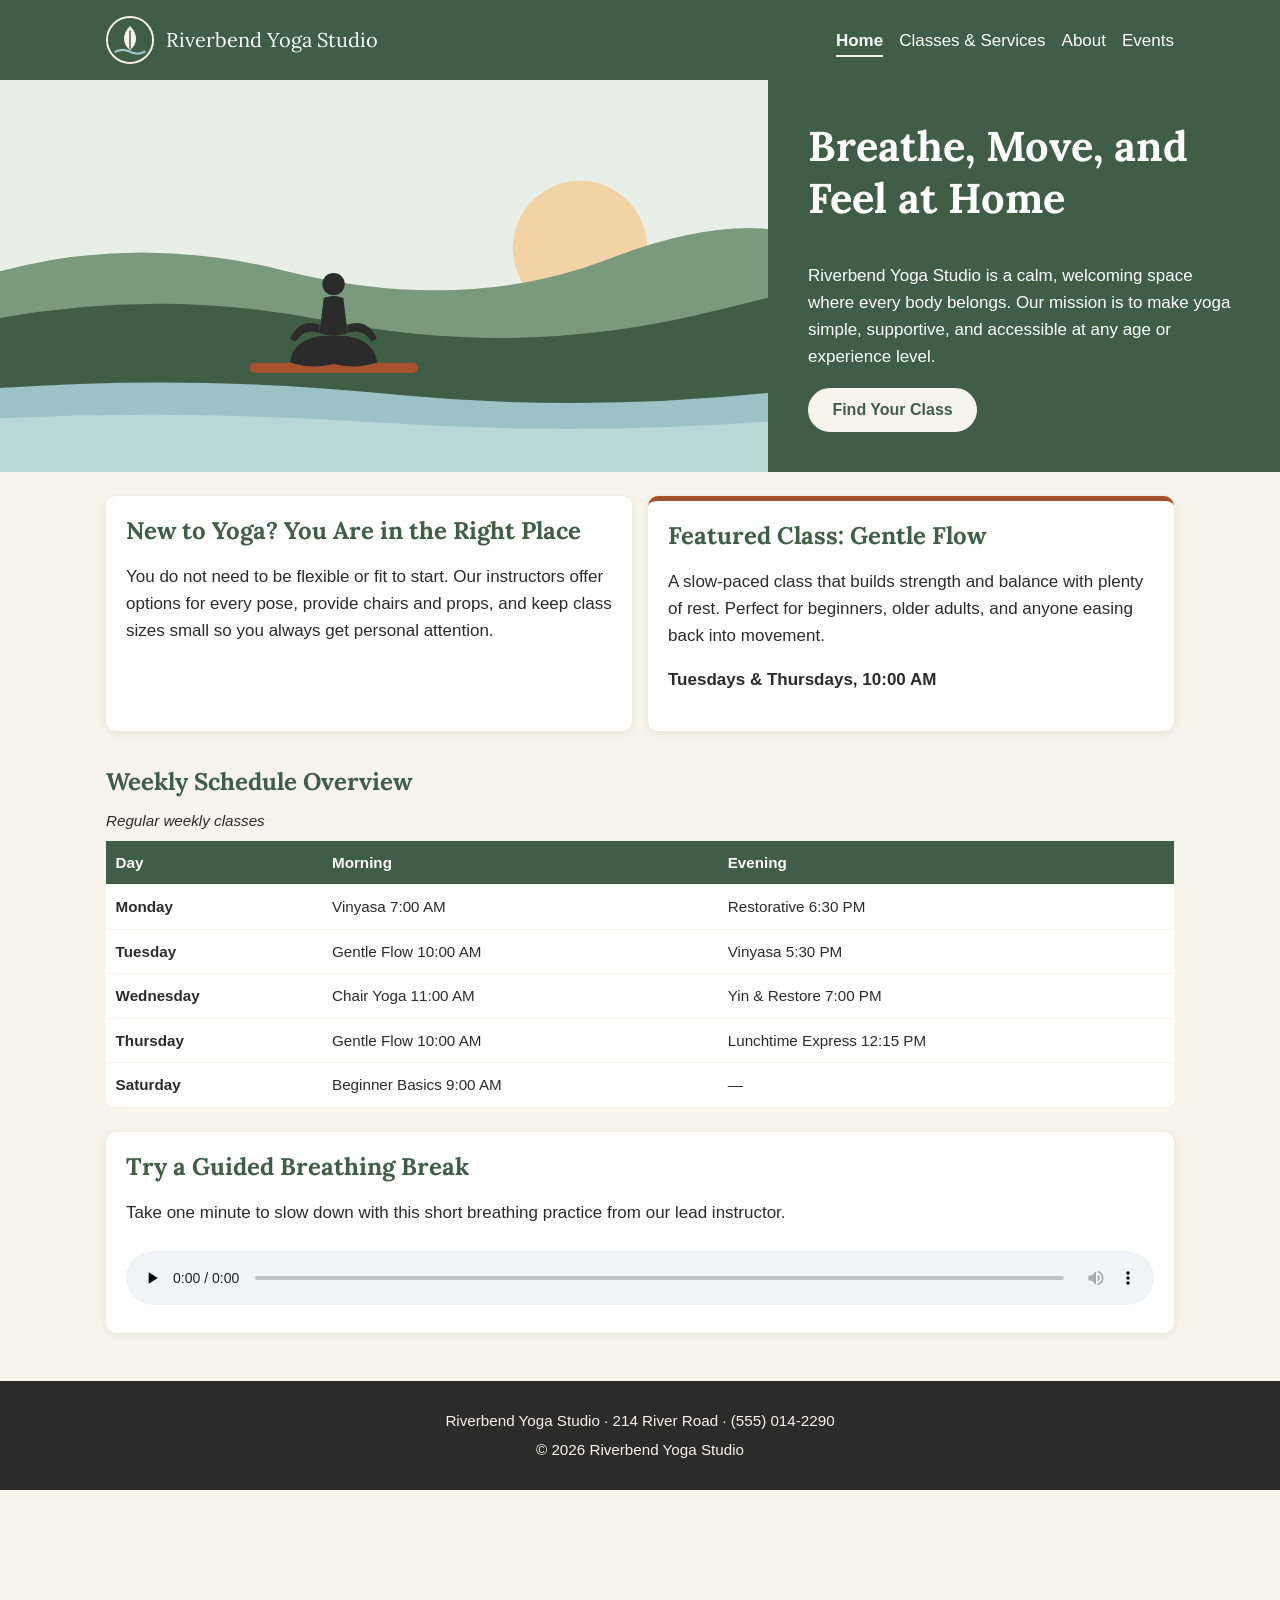
<file: index.html>
<!DOCTYPE html>
<html lang="en">
<head>
  <meta charset="UTF-8">
  <meta name="viewport" content="width=device-width, initial-scale=1.0">
  <title>Riverbend Yoga Studio</title>
  <meta http-equiv="refresh" content="0; url=Touchstone4_Riverbend_Yoga/website/index.html">
  <link rel="canonical" href="Touchstone4_Riverbend_Yoga/website/index.html">
</head>
<body>
  <p>Opening the Riverbend Yoga Studio website&hellip; If nothing happens, <a href="Touchstone4_Riverbend_Yoga/website/index.html">click here to open the site</a>.</p>
</body>
</html>
</file>
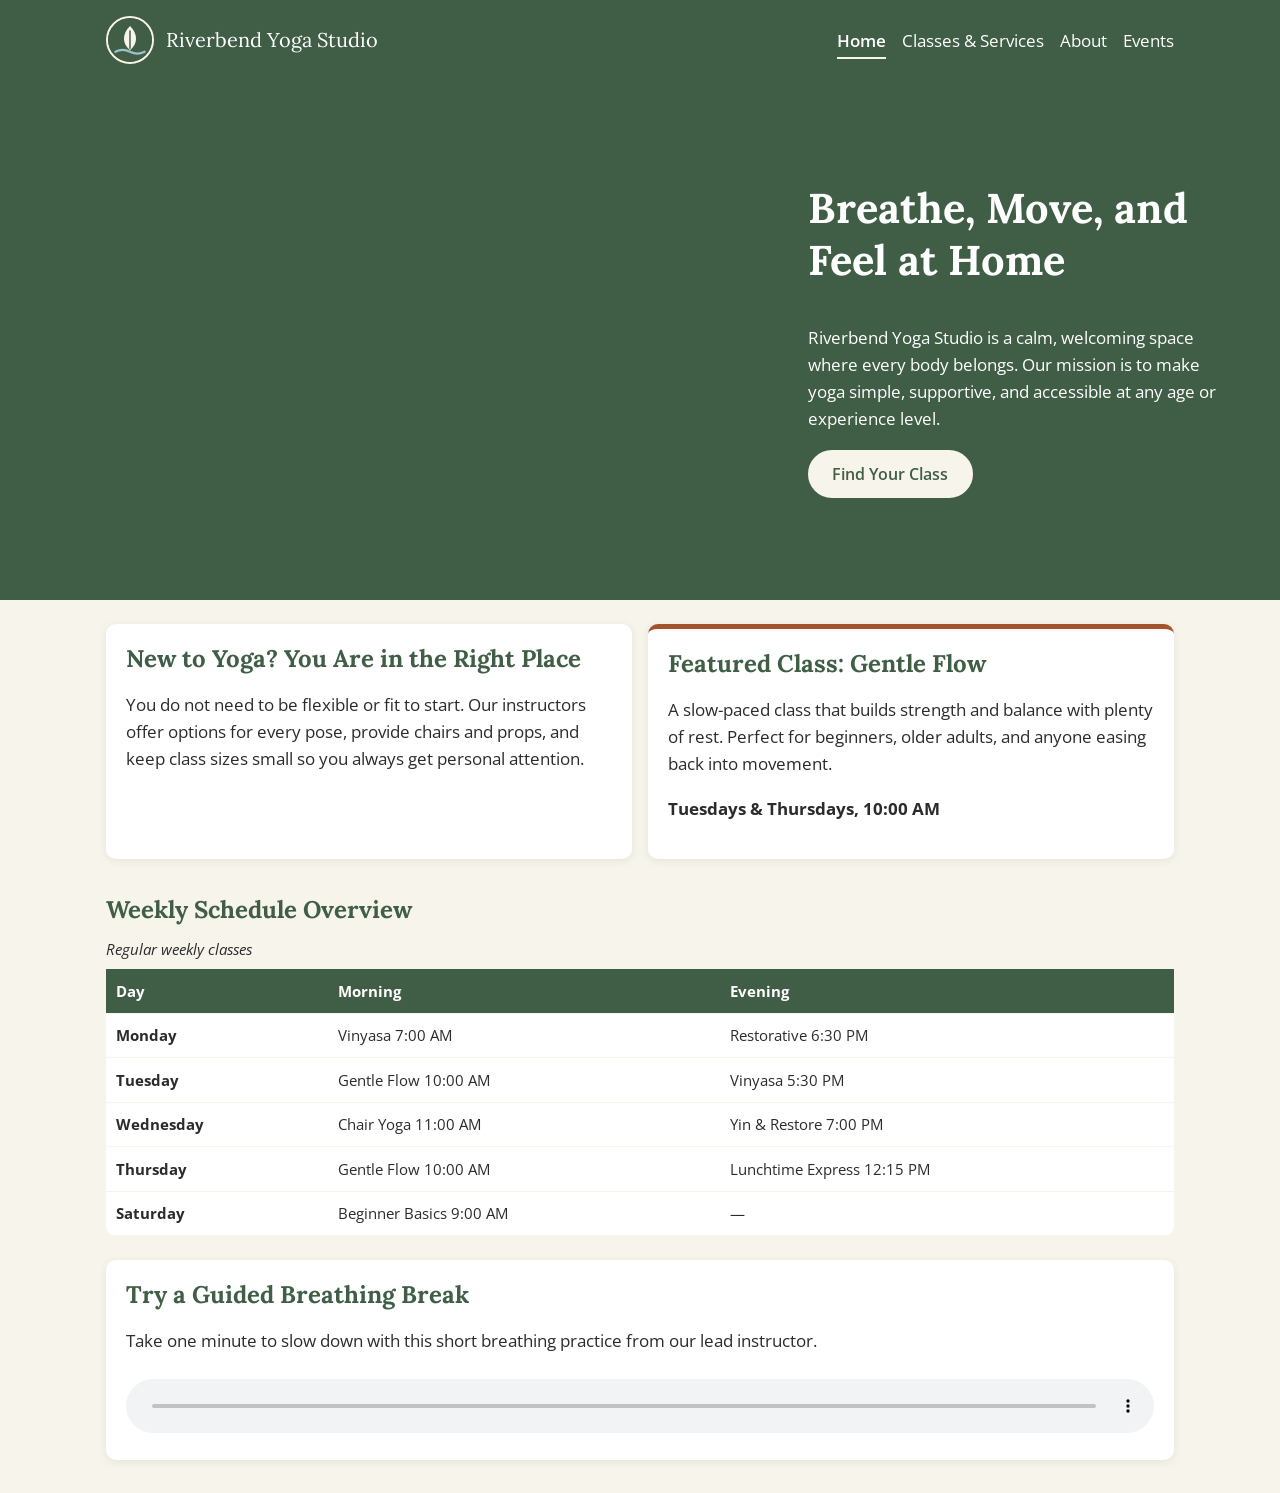
<file: Touchstone4_Riverbend_Yoga/website/index.html>
<!DOCTYPE html>
<html lang="en">
<head>
  <meta charset="UTF-8">
  <meta name="viewport" content="width=device-width, initial-scale=1.0">
  <title>Riverbend Yoga Studio | Home</title>
  <meta name="description" content="Riverbend Yoga Studio offers calm, beginner-friendly yoga classes for busy professionals and older adults.">
  <link rel="preconnect" href="https://fonts.googleapis.com">
  <link rel="preconnect" href="https://fonts.gstatic.com" crossorigin>
  <link href="https://fonts.googleapis.com/css2?family=Lora:wght@500;600&family=Open+Sans:wght@400;600&display=swap" rel="stylesheet">
  <link rel="stylesheet" href="styles.css">
  <script src="script.js" defer></script>
</head>
<body>
  <a class="skip-link" href="#main">Skip to main content</a>

  <header class="site-header">
    <div class="header-inner">
      <a class="brand" href="index.html">
        <img src="images/logo.svg" alt="Riverbend Yoga Studio logo" width="48" height="48">
        <span>Riverbend Yoga Studio</span>
      </a>
      <nav aria-label="Main navigation">
        <ul class="nav-list">
          <li><a href="index.html" aria-current="page">Home</a></li>
          <li><a href="services.html">Classes &amp; Services</a></li>
          <li><a href="about.html">About</a></li>
          <li><a href="events.html">Events</a></li>
        </ul>
      </nav>
    </div>
  </header>

  <main id="main">
    <section class="hero">
      <picture>
        <source media="(min-width: 768px)" srcset="images/featured-wide.svg">
        <img src="images/featured-small.svg" alt="Students resting on mats in the sunlit Riverbend studio during a gentle class" width="800" height="800">
      </picture>
      <div class="hero-text">
        <h1>Breathe, Move, and Feel at Home</h1>
        <p>Riverbend Yoga Studio is a calm, welcoming space where every body belongs. Our mission is to make yoga simple, supportive, and accessible at any age or experience level.</p>
        <a class="button" href="services.html">Find Your Class</a>
      </div>
    </section>

    <!-- Filled in by JavaScript when the visitor has saved a preferred class (localStorage) -->
    <section id="saved-class-banner" class="saved-banner" aria-live="polite" hidden></section>

    <div class="content">
      <section class="card-row">
        <article class="card">
          <h2>New to Yoga? You Are in the Right Place</h2>
          <p>You do not need to be flexible or fit to start. Our instructors offer options for every pose, provide chairs and props, and keep class sizes small so you always get personal attention.</p>
        </article>

        <article class="card featured">
          <h2>Featured Class: Gentle Flow</h2>
          <p>A slow-paced class that builds strength and balance with plenty of rest. Perfect for beginners, older adults, and anyone easing back into movement.</p>
          <p><strong>Tuesdays &amp; Thursdays, 10:00 AM</strong></p>
        </article>
      </section>

      <section>
        <h2>Weekly Schedule Overview</h2>
        <table class="schedule">
          <caption>Regular weekly classes</caption>
          <thead>
            <tr><th scope="col">Day</th><th scope="col">Morning</th><th scope="col">Evening</th></tr>
          </thead>
          <tbody>
            <tr><th scope="row">Monday</th><td>Vinyasa 7:00 AM</td><td>Restorative 6:30 PM</td></tr>
            <tr><th scope="row">Tuesday</th><td>Gentle Flow 10:00 AM</td><td>Vinyasa 5:30 PM</td></tr>
            <tr><th scope="row">Wednesday</th><td>Chair Yoga 11:00 AM</td><td>Yin &amp; Restore 7:00 PM</td></tr>
            <tr><th scope="row">Thursday</th><td>Gentle Flow 10:00 AM</td><td>Lunchtime Express 12:15 PM</td></tr>
            <tr><th scope="row">Saturday</th><td>Beginner Basics 9:00 AM</td><td>&mdash;</td></tr>
          </tbody>
        </table>
      </section>

      <section class="card">
        <h2>Try a Guided Breathing Break</h2>
        <p>Take one minute to slow down with this short breathing practice from our lead instructor.</p>
        <audio controls preload="none">
          <source src="media/guided-breathing.mp3" type="audio/mpeg">
          Your browser does not support the audio element. Transcript: Sit comfortably, close your eyes, and breathe in slowly for four counts, hold for four, and breathe out for six. Repeat five times.
        </audio>
      </section>
    </div>
  </main>

  <footer class="site-footer">
    <p>Riverbend Yoga Studio &middot; 214 River Road &middot; (555) 014-2290</p>
    <p>&copy; 2026 Riverbend Yoga Studio</p>
  </footer>
</body>
</html>
</file>
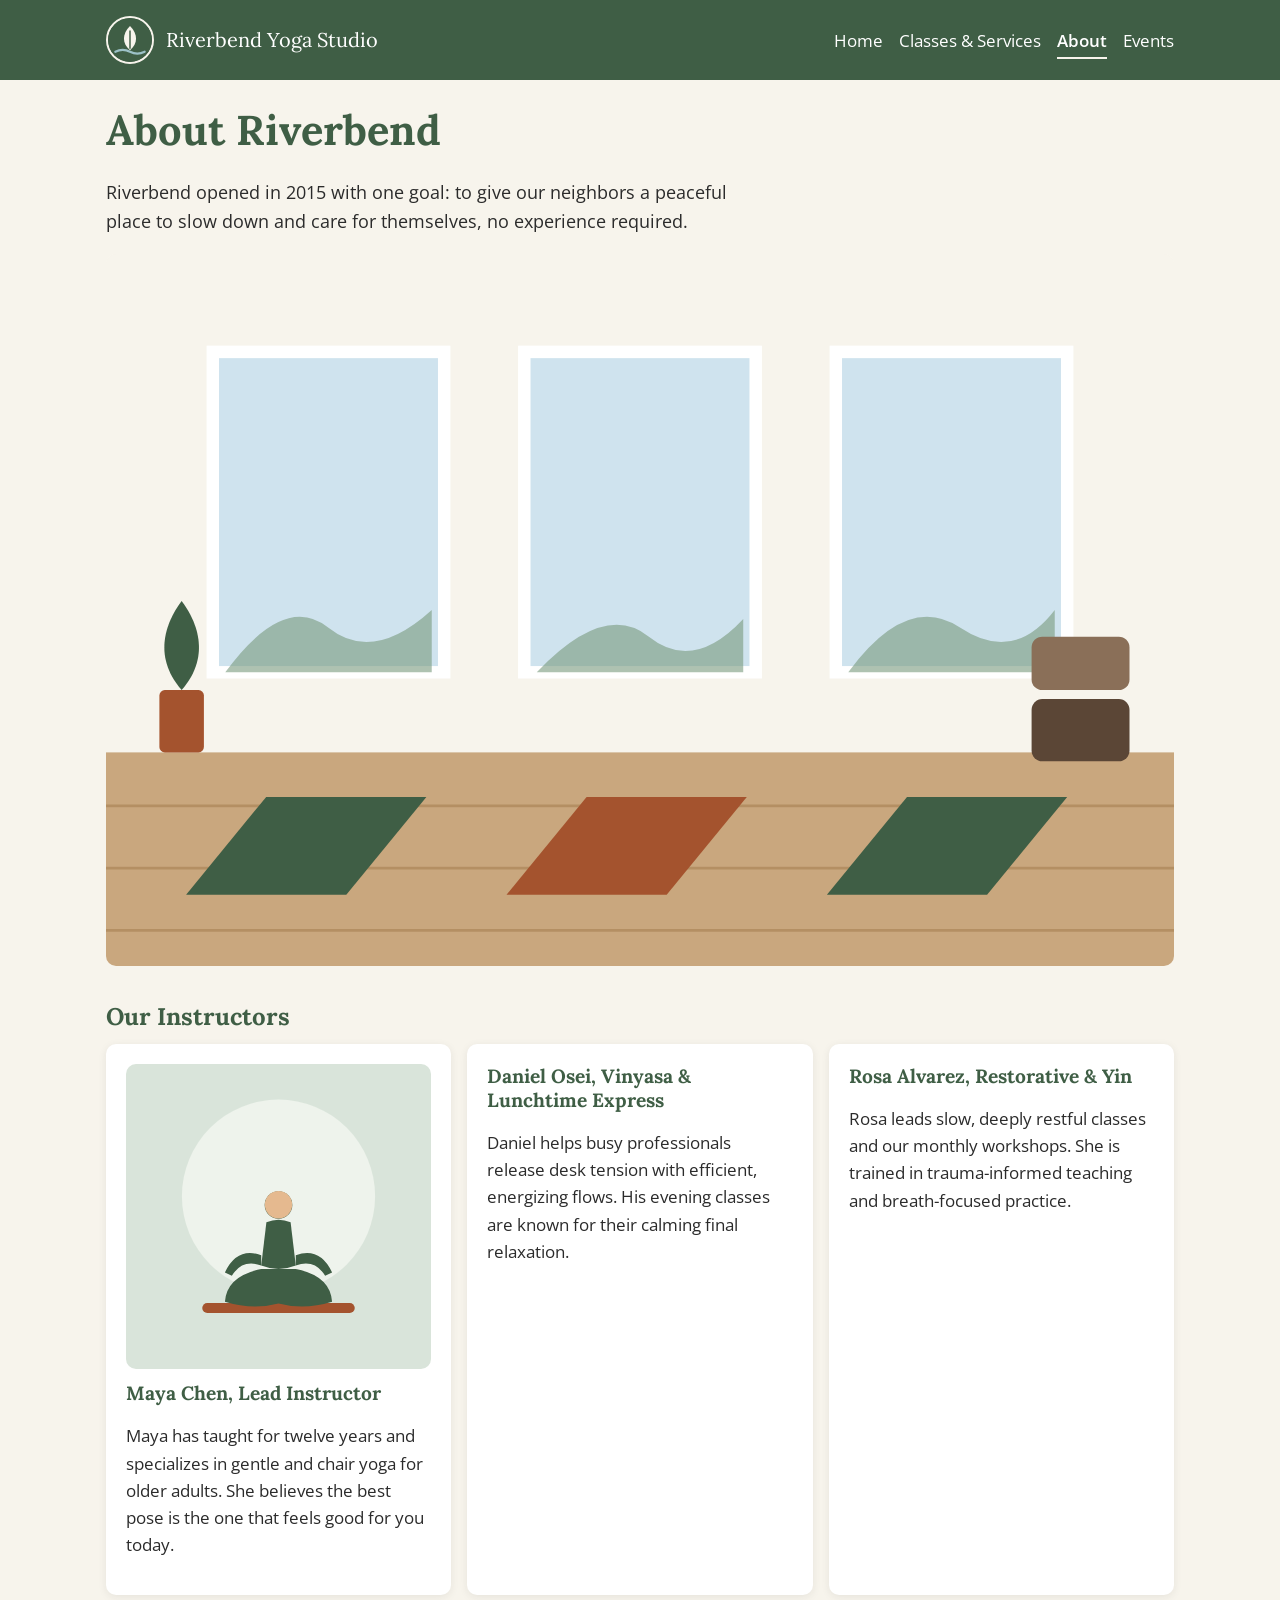
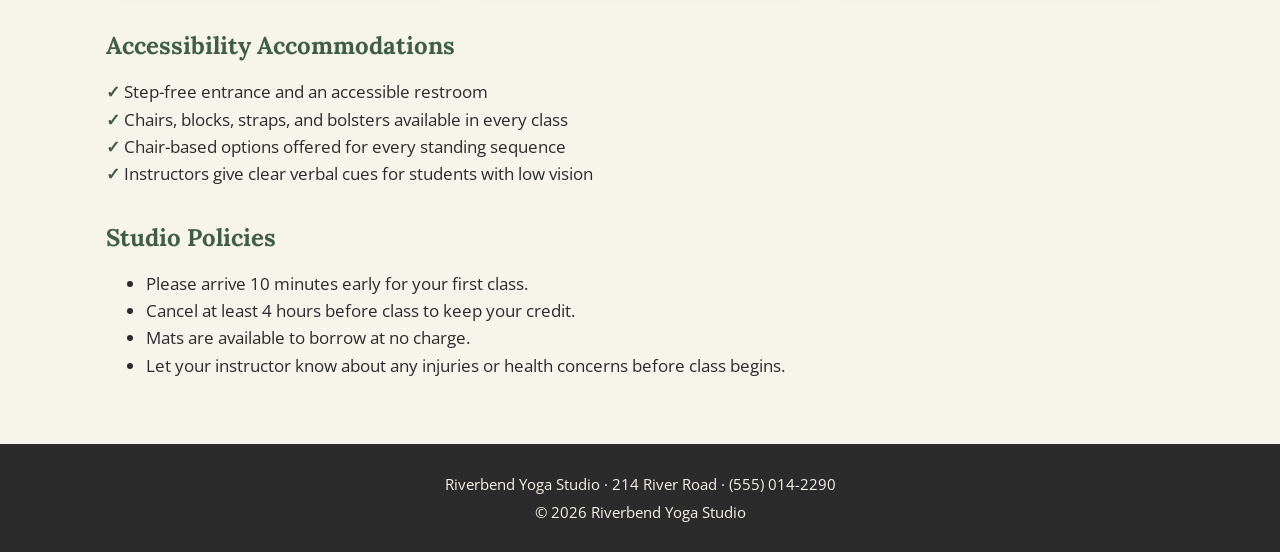
<file: Touchstone4_Riverbend_Yoga/website/about.html>
<!DOCTYPE html>
<html lang="en">
<head>
  <meta charset="UTF-8">
  <meta name="viewport" content="width=device-width, initial-scale=1.0">
  <title>Riverbend Yoga Studio | About</title>
  <meta name="description" content="Meet the Riverbend Yoga Studio instructors and learn about our accessibility accommodations and studio policies.">
  <link rel="preconnect" href="https://fonts.googleapis.com">
  <link rel="preconnect" href="https://fonts.gstatic.com" crossorigin>
  <link href="https://fonts.googleapis.com/css2?family=Lora:wght@500;600&family=Open+Sans:wght@400;600&display=swap" rel="stylesheet">
  <link rel="stylesheet" href="styles.css">
  <script src="script.js" defer></script>
</head>
<body>
  <a class="skip-link" href="#main">Skip to main content</a>

  <header class="site-header">
    <div class="header-inner">
      <a class="brand" href="index.html">
        <img src="images/logo.svg" alt="Riverbend Yoga Studio logo" width="48" height="48">
        <span>Riverbend Yoga Studio</span>
      </a>
      <nav aria-label="Main navigation">
        <ul class="nav-list">
          <li><a href="index.html">Home</a></li>
          <li><a href="services.html">Classes &amp; Services</a></li>
          <li><a href="about.html" aria-current="page">About</a></li>
          <li><a href="events.html">Events</a></li>
        </ul>
      </nav>
    </div>
  </header>

  <main id="main" class="content">
    <h1>About Riverbend</h1>
    <p class="lead">Riverbend opened in 2015 with one goal: to give our neighbors a peaceful place to slow down and care for themselves, no experience required.</p>

    <img class="wide-img" src="images/studio-space.svg" alt="Bright Riverbend studio room with wooden floors, large windows, and neatly arranged mats and bolsters" width="1200" height="800">

    <section>
      <h2>Our Instructors</h2>
      <div class="card-row">
        <article class="card instructor">
          <img src="images/instructor.svg" alt="Maya Chen, lead instructor, smiling in a seated pose" width="600" height="600">
          <div>
            <h3>Maya Chen, Lead Instructor</h3>
            <p>Maya has taught for twelve years and specializes in gentle and chair yoga for older adults. She believes the best pose is the one that feels good for you today.</p>
          </div>
        </article>
        <article class="card instructor">
          <div>
            <h3>Daniel Osei, Vinyasa &amp; Lunchtime Express</h3>
            <p>Daniel helps busy professionals release desk tension with efficient, energizing flows. His evening classes are known for their calming final relaxation.</p>
          </div>
        </article>
        <article class="card instructor">
          <div>
            <h3>Rosa Alvarez, Restorative &amp; Yin</h3>
            <p>Rosa leads slow, deeply restful classes and our monthly workshops. She is trained in trauma-informed teaching and breath-focused practice.</p>
          </div>
        </article>
      </div>
    </section>

    <section>
      <h2>Accessibility Accommodations</h2>
      <ul class="check-list">
        <li>Step-free entrance and an accessible restroom</li>
        <li>Chairs, blocks, straps, and bolsters available in every class</li>
        <li>Chair-based options offered for every standing sequence</li>
        <li>Instructors give clear verbal cues for students with low vision</li>
      </ul>
    </section>

    <section>
      <h2>Studio Policies</h2>
      <ul>
        <li>Please arrive 10 minutes early for your first class.</li>
        <li>Cancel at least 4 hours before class to keep your credit.</li>
        <li>Mats are available to borrow at no charge.</li>
        <li>Let your instructor know about any injuries or health concerns before class begins.</li>
      </ul>
    </section>
  </main>

  <footer class="site-footer">
    <p>Riverbend Yoga Studio &middot; 214 River Road &middot; (555) 014-2290</p>
    <p>&copy; 2026 Riverbend Yoga Studio</p>
  </footer>
</body>
</html>
</file>
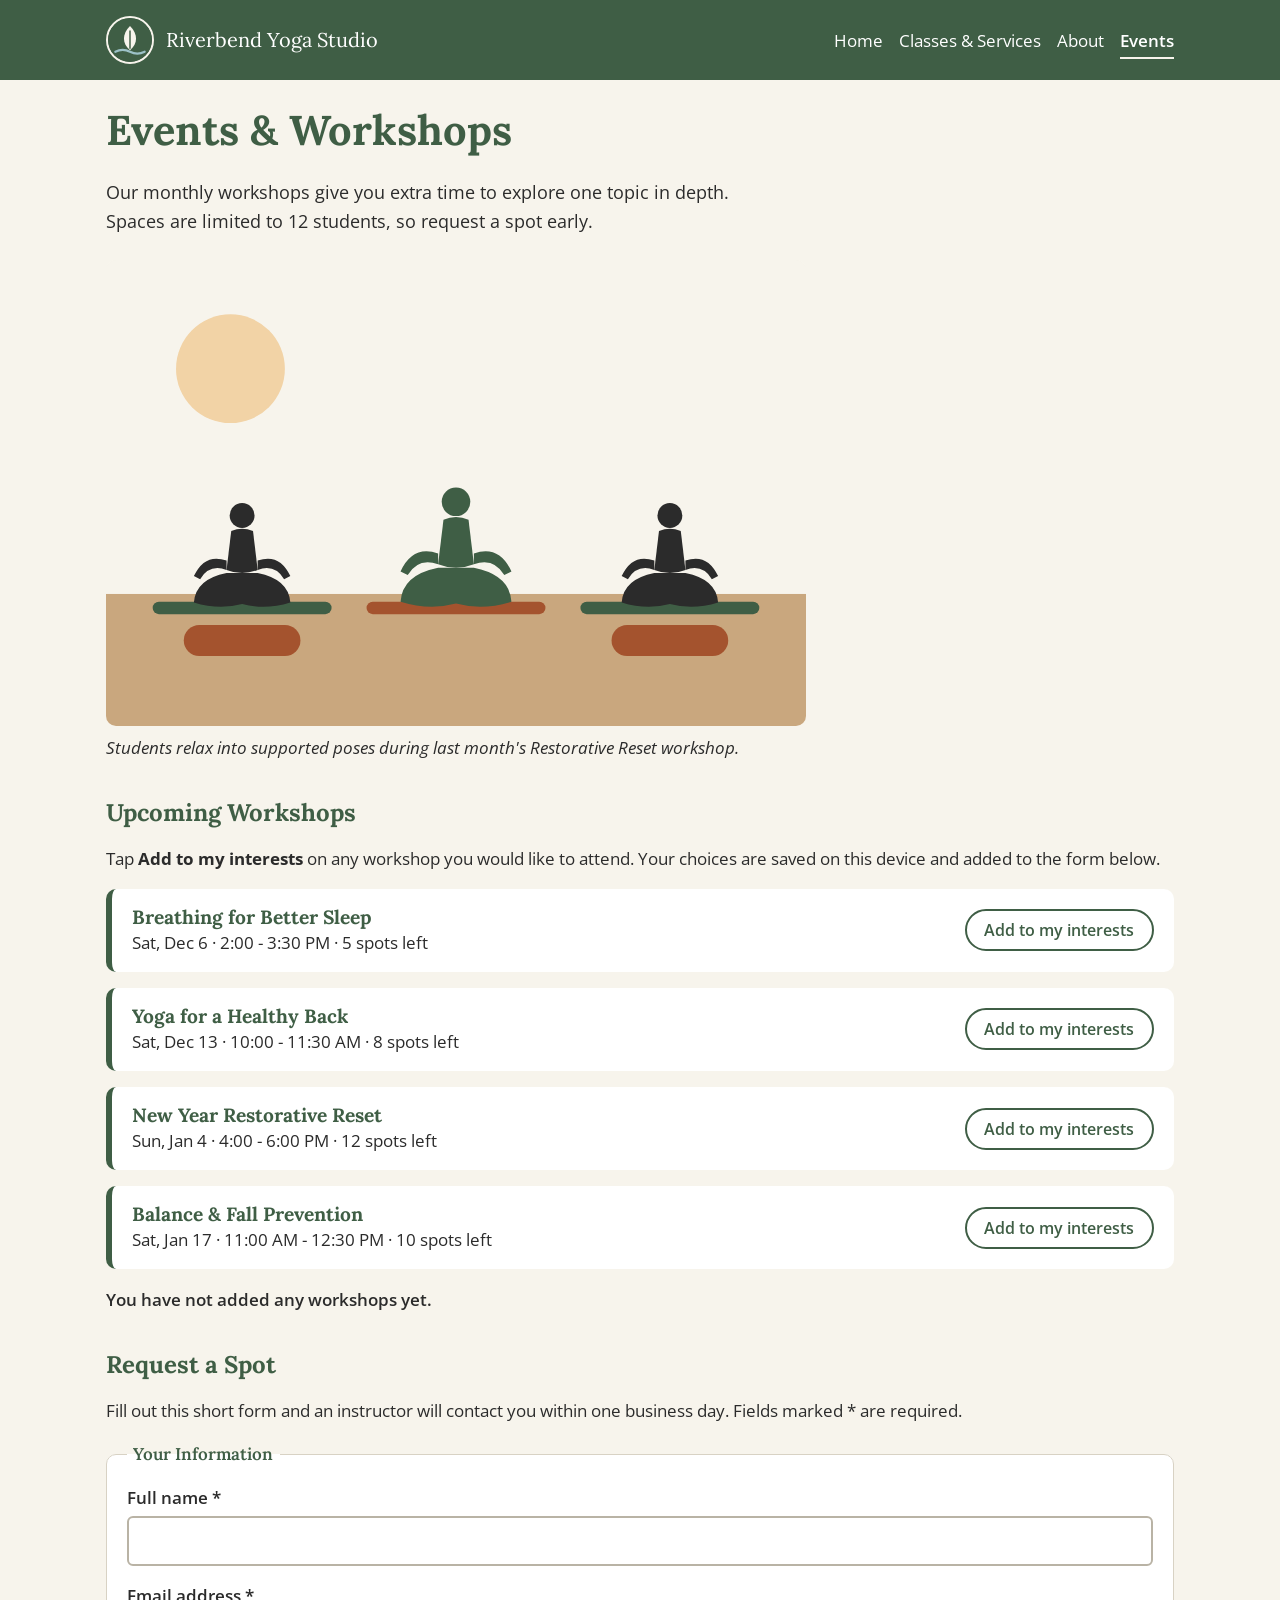
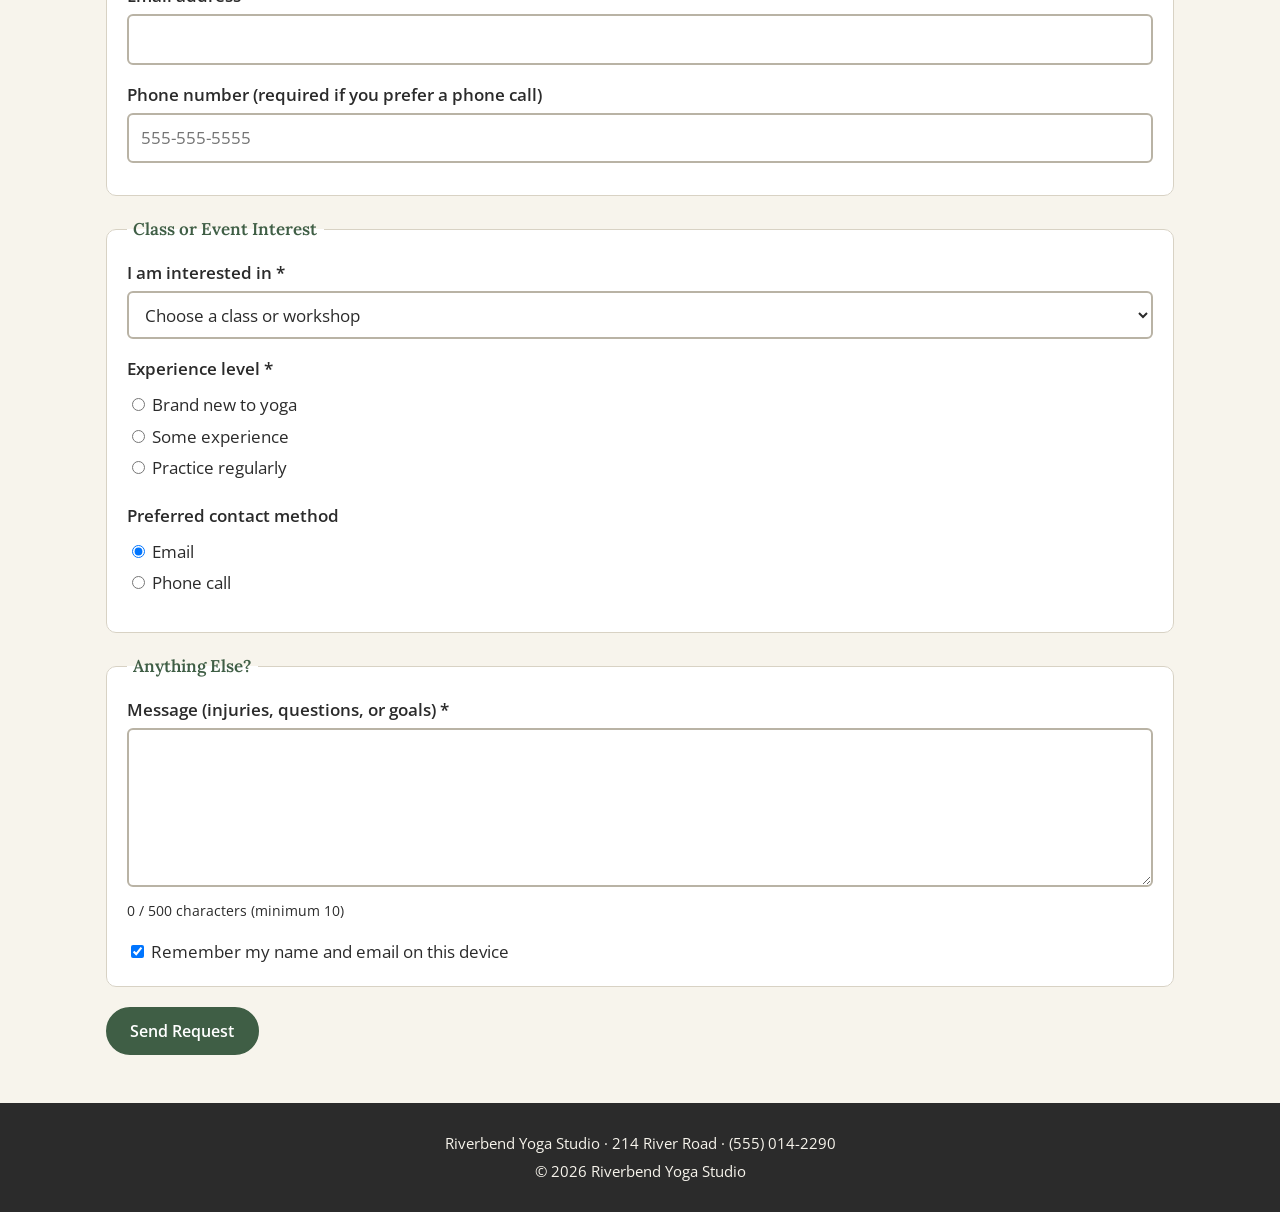
<file: Touchstone4_Riverbend_Yoga/website/events.html>
<!DOCTYPE html>
<html lang="en">
<head>
  <meta charset="UTF-8">
  <meta name="viewport" content="width=device-width, initial-scale=1.0">
  <title>Riverbend Yoga Studio | Events &amp; Workshops</title>
  <meta name="description" content="See Riverbend Yoga Studio's monthly workshops and request a spot.">
  <link rel="preconnect" href="https://fonts.googleapis.com">
  <link rel="preconnect" href="https://fonts.gstatic.com" crossorigin>
  <link href="https://fonts.googleapis.com/css2?family=Lora:wght@500;600&family=Open+Sans:wght@400;600&display=swap" rel="stylesheet">
  <link rel="stylesheet" href="styles.css">
  <script src="script.js" defer></script>
</head>
<body>
  <a class="skip-link" href="#main">Skip to main content</a>

  <header class="site-header">
    <div class="header-inner">
      <a class="brand" href="index.html">
        <img src="images/logo.svg" alt="Riverbend Yoga Studio logo" width="48" height="48">
        <span>Riverbend Yoga Studio</span>
      </a>
      <nav aria-label="Main navigation">
        <ul class="nav-list">
          <li><a href="index.html">Home</a></li>
          <li><a href="services.html">Classes &amp; Services</a></li>
          <li><a href="about.html">About</a></li>
          <li><a href="events.html" aria-current="page">Events</a></li>
        </ul>
      </nav>
    </div>
  </header>

  <main id="main" class="content">
    <h1>Events &amp; Workshops</h1>
    <p class="lead">Our monthly workshops give you extra time to explore one topic in depth. Spaces are limited to 12 students, so request a spot early.</p>

    <figure class="workshop-figure">
      <img src="images/workshop.svg" alt="Rosa guiding a small group through supported bridge pose using bolsters during a restorative workshop" width="900" height="600">
      <figcaption>Students relax into supported poses during last month's Restorative Reset workshop.</figcaption>
    </figure>

    <section aria-labelledby="workshop-heading">
      <h2 id="workshop-heading">Upcoming Workshops</h2>
      <p>Tap <strong>Add to my interests</strong> on any workshop you would like to attend. Your choices are saved on this device and added to the form below.</p>
      <ul id="workshop-list" class="workshop-list">
        <!-- Workshop items are generated by script.js from the workshops array -->
      </ul>
      <p id="interest-summary" class="interest-summary" aria-live="polite"></p>
    </section>

    <section class="form-section" aria-labelledby="form-heading">
      <h2 id="form-heading">Request a Spot</h2>
      <p>Fill out this short form and an instructor will contact you within one business day. Fields marked * are required.</p>

      <div id="form-success" class="form-success" role="status" hidden></div>

      <form id="interest-form" action="#" method="post">
        <fieldset>
          <legend>Your Information</legend>

          <div class="form-field">
            <label for="name">Full name *</label>
            <input type="text" id="name" name="name" autocomplete="name" required minlength="2" maxlength="60" aria-describedby="name-error">
            <p class="error-message" id="name-error"></p>
          </div>

          <div class="form-field">
            <label for="email">Email address *</label>
            <input type="email" id="email" name="email" autocomplete="email" required aria-describedby="email-error">
            <p class="error-message" id="email-error"></p>
          </div>

          <div class="form-field">
            <label for="phone">Phone number (required if you prefer a phone call)</label>
            <input type="tel" id="phone" name="phone" autocomplete="tel" placeholder="555-555-5555" aria-describedby="phone-error">
            <p class="error-message" id="phone-error"></p>
          </div>
        </fieldset>

        <fieldset>
          <legend>Class or Event Interest</legend>

          <div class="form-field">
            <label for="interest">I am interested in *</label>
            <select id="interest" name="interest" required aria-describedby="interest-error">
              <option value="">Choose a class or workshop</option>
              <!-- Options are generated by script.js from the yogaClasses and workshops arrays -->
            </select>
            <p class="error-message" id="interest-error"></p>
          </div>

          <fieldset class="radio-group" aria-describedby="experience-error">
            <legend>Experience level *</legend>
            <label><input type="radio" name="experience" value="new" required> Brand new to yoga</label>
            <label><input type="radio" name="experience" value="some"> Some experience</label>
            <label><input type="radio" name="experience" value="regular"> Practice regularly</label>
            <p class="error-message" id="experience-error"></p>
          </fieldset>

          <fieldset class="radio-group">
            <legend>Preferred contact method</legend>
            <label><input type="radio" name="contact" value="email" checked> Email</label>
            <label><input type="radio" name="contact" value="phone"> Phone call</label>
          </fieldset>
        </fieldset>

        <fieldset>
          <legend>Anything Else?</legend>
          <div class="form-field">
            <label for="message">Message (injuries, questions, or goals) *</label>
            <textarea id="message" name="message" rows="5" required minlength="10" maxlength="500" aria-describedby="message-hint message-error"></textarea>
            <p class="field-hint" id="message-hint"><span id="char-count">0</span> / 500 characters (minimum 10)</p>
            <p class="error-message" id="message-error"></p>
          </div>

          <label class="checkbox-label"><input type="checkbox" id="remember-me" name="remember" checked> Remember my name and email on this device</label>
        </fieldset>

        <button type="submit" class="button">Send Request</button>
      </form>
    </section>
  </main>

  <footer class="site-footer">
    <p>Riverbend Yoga Studio &middot; 214 River Road &middot; (555) 014-2290</p>
    <p>&copy; 2026 Riverbend Yoga Studio</p>
  </footer>
</body>
</html>
</file>
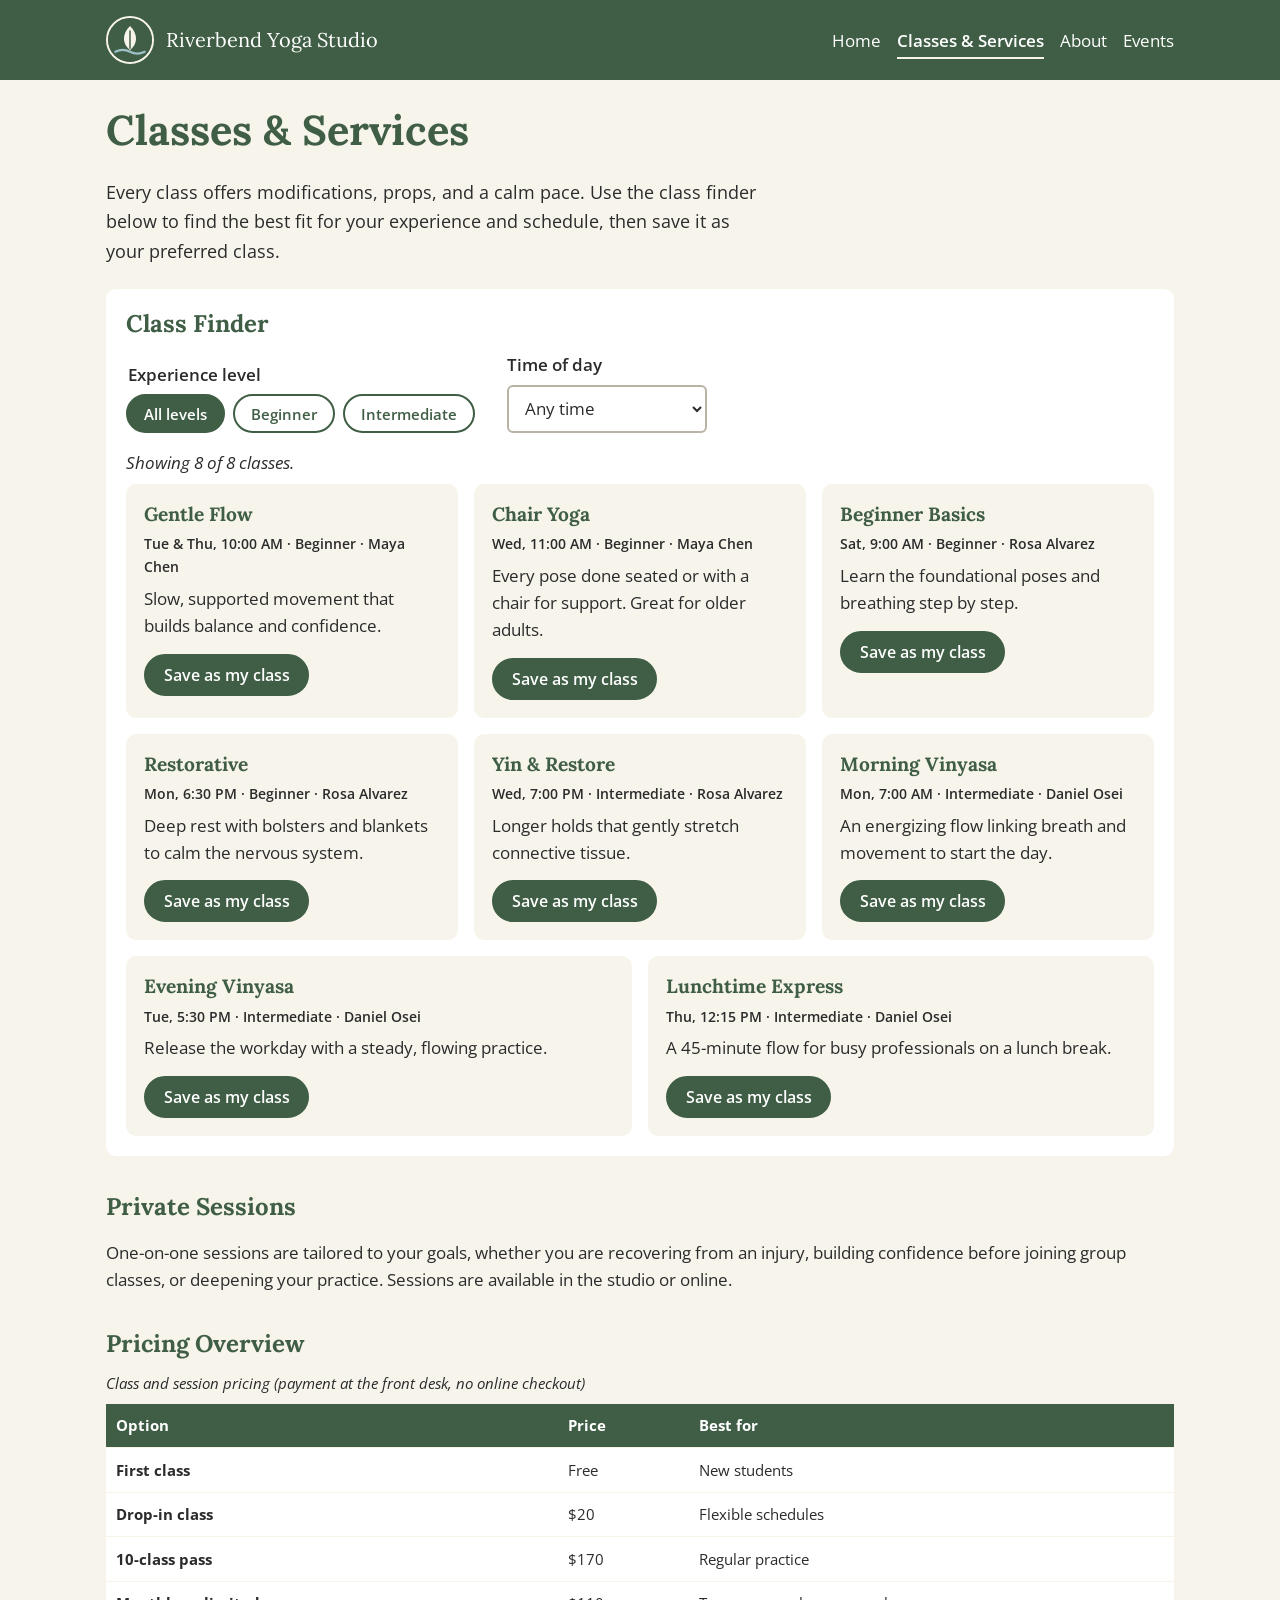
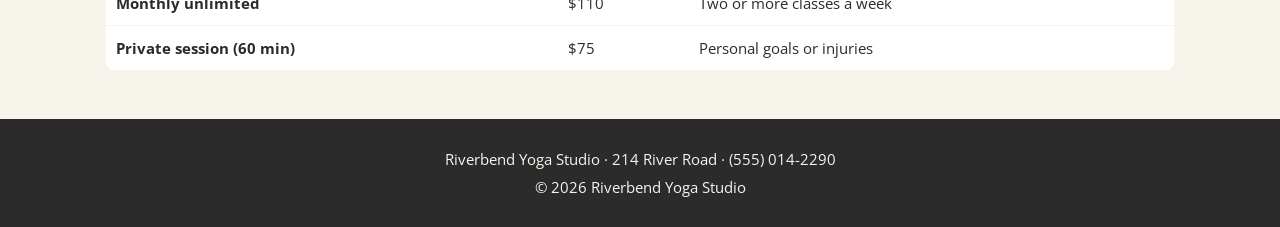
<file: Touchstone4_Riverbend_Yoga/website/services.html>
<!DOCTYPE html>
<html lang="en">
<head>
  <meta charset="UTF-8">
  <meta name="viewport" content="width=device-width, initial-scale=1.0">
  <title>Riverbend Yoga Studio | Classes &amp; Services</title>
  <meta name="description" content="Explore gentle, vinyasa, restorative, and chair yoga classes plus private sessions at Riverbend Yoga Studio.">
  <link rel="preconnect" href="https://fonts.googleapis.com">
  <link rel="preconnect" href="https://fonts.gstatic.com" crossorigin>
  <link href="https://fonts.googleapis.com/css2?family=Lora:wght@500;600&family=Open+Sans:wght@400;600&display=swap" rel="stylesheet">
  <link rel="stylesheet" href="styles.css">
  <script src="script.js" defer></script>
</head>
<body>
  <a class="skip-link" href="#main">Skip to main content</a>

  <header class="site-header">
    <div class="header-inner">
      <a class="brand" href="index.html">
        <img src="images/logo.svg" alt="Riverbend Yoga Studio logo" width="48" height="48">
        <span>Riverbend Yoga Studio</span>
      </a>
      <nav aria-label="Main navigation">
        <ul class="nav-list">
          <li><a href="index.html">Home</a></li>
          <li><a href="services.html" aria-current="page">Classes &amp; Services</a></li>
          <li><a href="about.html">About</a></li>
          <li><a href="events.html">Events</a></li>
        </ul>
      </nav>
    </div>
  </header>

  <main id="main" class="content">
    <h1>Classes &amp; Services</h1>
    <p class="lead">Every class offers modifications, props, and a calm pace. Use the class finder below to find the best fit for your experience and schedule, then save it as your preferred class.</p>

    <!-- ===== Touchstone 4 interactive feature: Class Finder ===== -->
    <section class="class-finder" aria-labelledby="finder-heading">
      <h2 id="finder-heading">Class Finder</h2>

      <div class="finder-controls">
        <fieldset class="filter-group">
          <legend>Experience level</legend>
          <div class="chip-row" id="level-filters">
            <button type="button" class="chip" data-level="all" aria-pressed="true">All levels</button>
            <button type="button" class="chip" data-level="beginner" aria-pressed="false">Beginner</button>
            <button type="button" class="chip" data-level="intermediate" aria-pressed="false">Intermediate</button>
          </div>
        </fieldset>

        <div class="filter-group">
          <label for="time-filter">Time of day</label>
          <select id="time-filter">
            <option value="all">Any time</option>
            <option value="morning">Morning</option>
            <option value="midday">Midday</option>
            <option value="evening">Evening</option>
          </select>
        </div>
      </div>

      <p id="finder-status" class="finder-status" aria-live="polite"></p>
      <div id="class-list" class="class-grid">
        <!-- Class cards are generated by script.js from the yogaClasses array -->
        <noscript><p>Please enable JavaScript to use the class finder. Our full schedule is on the Home page.</p></noscript>
      </div>
    </section>

    <section>
      <h2>Private Sessions</h2>
      <p>One-on-one sessions are tailored to your goals, whether you are recovering from an injury, building confidence before joining group classes, or deepening your practice. Sessions are available in the studio or online.</p>
    </section>

    <section>
      <h2>Pricing Overview</h2>
      <table class="schedule">
        <caption>Class and session pricing (payment at the front desk, no online checkout)</caption>
        <thead>
          <tr><th scope="col">Option</th><th scope="col">Price</th><th scope="col">Best for</th></tr>
        </thead>
        <tbody>
          <tr><th scope="row">First class</th><td>Free</td><td>New students</td></tr>
          <tr><th scope="row">Drop-in class</th><td>$20</td><td>Flexible schedules</td></tr>
          <tr><th scope="row">10-class pass</th><td>$170</td><td>Regular practice</td></tr>
          <tr><th scope="row">Monthly unlimited</th><td>$110</td><td>Two or more classes a week</td></tr>
          <tr><th scope="row">Private session (60 min)</th><td>$75</td><td>Personal goals or injuries</td></tr>
        </tbody>
      </table>
    </section>
  </main>

  <footer class="site-footer">
    <p>Riverbend Yoga Studio &middot; 214 River Road &middot; (555) 014-2290</p>
    <p>&copy; 2026 Riverbend Yoga Studio</p>
  </footer>
</body>
</html>
</file>
<file: Touchstone4_Riverbend_Yoga/website/styles.css>
/* =========================================================
   Riverbend Yoga Studio - styles.css
   Mobile-first. Palette (4 colors):
     Sage green  #3F5E45  - brand, header, buttons
     Warm cream  #F7F4EC  - page background
     Charcoal    #2B2B2B  - body text
     Clay        #A4532E  - accents, focus, error messages
   Fonts (2): Lora (headings), Open Sans (body)
   ========================================================= */

:root {
  --sage: #3F5E45;
  --cream: #F7F4EC;
  --charcoal: #2B2B2B;
  --clay: #A4532E;
  --white: #FFFFFF;
  --radius: 10px;
  --space: 1rem;
  --font-heading: "Lora", Georgia, serif;
  --font-body: "Open Sans", Arial, sans-serif;
}

*,
*::before,
*::after { box-sizing: border-box; }

body {
  margin: 0;
  font-family: var(--font-body);
  font-size: 1.0625rem;
  line-height: 1.6;
  color: var(--charcoal);
  background: var(--cream);
}

img { max-width: 100%; height: auto; display: block; }

h1, h2, h3 {
  font-family: var(--font-heading);
  color: var(--sage);
  line-height: 1.25;
  margin: 0 0 0.5em;
}
h1 { font-size: 2rem; }
h2 { font-size: 1.5rem; margin-top: 1.5em; }
h3 { font-size: 1.2rem; }

a { color: var(--sage); }
a:focus-visible,
button:focus-visible,
input:focus-visible,
select:focus-visible,
textarea:focus-visible {
  outline: 3px solid var(--clay);
  outline-offset: 2px;
}

.skip-link {
  position: absolute;
  left: -999px;
  background: var(--sage);
  color: var(--white);
  padding: 0.5rem 1rem;
}
.skip-link:focus { left: 1rem; top: 1rem; z-index: 10; }

/* ---------- Header & navigation ---------- */
.site-header { background: var(--sage); color: var(--white); }
.header-inner {
  display: flex;
  flex-direction: column;
  gap: 0.75rem;
  padding: var(--space);
  max-width: 1100px;
  margin: 0 auto;
}
.brand {
  display: flex;
  align-items: center;
  gap: 0.75rem;
  color: var(--white);
  text-decoration: none;
  font-family: var(--font-heading);
  font-size: 1.25rem;
}
.brand img { border-radius: 50%; border: 2px solid var(--cream); }
.nav-list {
  display: flex;
  flex-wrap: wrap;
  gap: 0.25rem 1rem;
  list-style: none;
  margin: 0;
  padding: 0;
}
.nav-list a {
  color: var(--white);
  text-decoration: none;
  padding: 0.35rem 0;
  border-bottom: 2px solid transparent;
}
.nav-list a:hover,
.nav-list a[aria-current="page"] { border-bottom-color: var(--cream); font-weight: 600; }

/* ---------- Layout ---------- */
.content { max-width: 1100px; margin: 0 auto; padding: 1.5rem var(--space) 3rem; }
.lead { font-size: 1.15rem; max-width: 65ch; }

.hero { position: relative; background: var(--sage); }
.hero img { width: 100%; max-height: 520px; object-fit: cover; }
.hero-text { padding: 1.5rem var(--space); background: var(--sage); color: var(--white); }
.hero-text h1 { color: var(--white); }

.card-row { display: flex; flex-direction: column; gap: var(--space); }
.card {
  background: var(--white);
  border-radius: var(--radius);
  padding: 1.25rem;
  box-shadow: 0 2px 8px rgba(43, 43, 43, 0.08);
}
.card h2:first-child,
.card h3:first-child { margin-top: 0; }
.card.featured { border-top: 5px solid var(--clay); }
.content > .card,
.content > section.card { margin-top: 1.5rem; }

.button {
  display: inline-block;
  background: var(--sage);
  color: var(--white);
  border: 2px solid var(--sage);
  padding: 0.7rem 1.4rem;
  border-radius: 999px;
  font: 600 1rem var(--font-body);
  text-decoration: none;
  cursor: pointer;
}
.hero .button { background: var(--cream); color: var(--sage); border-color: var(--cream); }
.button:hover { background: var(--white); color: var(--sage); }
.button.secondary { background: transparent; color: var(--sage); }
.button.secondary:hover { background: var(--sage); color: var(--white); }

/* ---------- Tables ---------- */
.schedule { width: 100%; border-collapse: collapse; background: var(--white); border-radius: var(--radius); overflow: hidden; font-size: 0.95rem; }
.schedule caption { text-align: left; font-style: italic; padding-bottom: 0.5rem; }
.schedule th, .schedule td { padding: 0.6rem; text-align: left; border-bottom: 1px solid var(--cream); }
.schedule thead th { background: var(--sage); color: var(--white); }

/* ---------- Media ---------- */
audio { width: 100%; margin-top: 0.5rem; }
.wide-img { border-radius: var(--radius); margin: 1rem 0; }
figure { margin: 1.5rem 0; }
figcaption { font-style: italic; padding-top: 0.5rem; }
.workshop-figure img { border-radius: var(--radius); }
.instructor img { border-radius: var(--radius); margin-bottom: 0.75rem; }

.check-list { list-style: none; padding: 0; }
.check-list li::before { content: "\2713  "; color: var(--sage); font-weight: 700; }

/* ---------- Saved class banner (JS + localStorage) ---------- */
.saved-banner {
  display: flex;
  flex-direction: column;
  gap: 0.5rem;
  width: min(calc(1100px - 2rem), calc(100% - 2rem));
  margin: 1.5rem auto 0;
  padding: 1rem 1.25rem;
  background: var(--white);
  border-left: 6px solid var(--clay);
  border-radius: var(--radius);
}
.saved-banner p { margin: 0; }
.content-wrap-banner { padding: 0 var(--space); }

/* ---------- Class finder (Touchstone 4 feature) ---------- */
.class-finder { background: var(--white); border-radius: var(--radius); padding: 1.25rem; margin-top: 1.5rem; }
.class-finder h2 { margin-top: 0; }
.finder-controls { display: flex; flex-direction: column; gap: 1rem; }
.filter-group { border: none; padding: 0; margin: 0; }
.filter-group legend,
.filter-group label { font-weight: 600; display: block; margin-bottom: 0.4rem; }
.chip-row { display: flex; flex-wrap: wrap; gap: 0.5rem; }
.chip {
  font: 600 0.95rem var(--font-body);
  padding: 0.45rem 1rem;
  border-radius: 999px;
  border: 2px solid var(--sage);
  background: var(--white);
  color: var(--sage);
  cursor: pointer;
}
.chip[aria-pressed="true"] { background: var(--sage); color: var(--white); }
.finder-status { font-style: italic; margin: 1rem 0 0.5rem; }

.class-grid { display: flex; flex-direction: column; gap: var(--space); }
.class-card {
  display: flex;
  flex-direction: column;
  gap: 0.4rem;
  padding: 1rem;
  border: 2px solid var(--cream);
  border-radius: var(--radius);
  background: var(--cream);
}
.class-card h3 { margin: 0; }
.class-card p { margin: 0; }
.class-meta { font-size: 0.9rem; font-weight: 600; }
.class-card.is-saved { border-color: var(--clay); background: var(--white); }
.saved-tag { color: var(--clay); font-weight: 700; font-size: 0.9rem; }
.class-card .button { align-self: flex-start; margin-top: 0.5rem; padding: 0.5rem 1.1rem; }

/* ---------- Workshops ---------- */
.workshop-list { list-style: none; padding: 0; display: flex; flex-direction: column; gap: var(--space); }
.workshop-item {
  display: flex;
  flex-direction: column;
  gap: 0.5rem;
  background: var(--white);
  border-radius: var(--radius);
  padding: 1rem 1.25rem;
  border-left: 6px solid var(--sage);
}
.workshop-item.is-interested { border-left-color: var(--clay); }
.workshop-item h3 { margin: 0; }
.workshop-item p { margin: 0; }
.workshop-item .button { align-self: flex-start; padding: 0.5rem 1.1rem; }
.interest-summary { font-weight: 600; }

/* ---------- Form ---------- */
.form-section { margin-top: 2rem; }
form fieldset {
  border: 1px solid #d8d2c4;
  border-radius: var(--radius);
  background: var(--white);
  padding: 1rem 1.25rem;
  margin: 0 0 1.25rem;
}
form legend { font-family: var(--font-heading); font-weight: 600; color: var(--sage); padding: 0 0.4rem; }
.form-field { margin-bottom: 1rem; }
.form-field label { display: block; font-weight: 600; margin-bottom: 0.3rem; }
input[type="text"],
input[type="email"],
input[type="tel"],
select,
textarea {
  width: 100%;
  font: inherit;
  padding: 0.6rem 0.75rem;
  border: 2px solid #b9b3a5;
  border-radius: 6px;
  background: var(--white);
  color: var(--charcoal);
}
.radio-group { border: none; padding: 0; margin: 0 0 1rem; background: transparent; }
.radio-group legend { font-family: var(--font-body); color: var(--charcoal); padding: 0; margin-bottom: 0.3rem; }
.radio-group label,
.checkbox-label { display: block; margin: 0.25rem 0; cursor: pointer; }
.field-hint { font-size: 0.9rem; margin: 0.3rem 0 0; }

/* Validation states (set by script.js) */
.error-message { color: var(--clay); font-weight: 600; font-size: 0.95rem; margin: 0.3rem 0 0; min-height: 0; }
.error-message:not(:empty)::before { content: "\26A0  "; }
[aria-invalid="true"] { border-color: var(--clay) !important; background: #fbf1ec; }
.is-valid { border-color: var(--sage) !important; }

.form-success {
  background: var(--sage);
  color: var(--white);
  padding: 1rem 1.25rem;
  border-radius: var(--radius);
  margin-bottom: 1rem;
}

/* ---------- Footer ---------- */
.site-footer { background: var(--charcoal); color: var(--cream); text-align: center; padding: 1.5rem var(--space); font-size: 0.95rem; }
.site-footer p { margin: 0.25rem 0; }

/* =========================================================
   Larger screens (tablet and up)
   ========================================================= */
@media (min-width: 768px) {
  h1 { font-size: 2.6rem; }

  .header-inner { flex-direction: row; justify-content: space-between; align-items: center; }

  .hero { display: flex; align-items: stretch; }
  .hero picture { flex: 1 1 60%; }
  .hero img { height: 100%; }
  .hero-text { flex: 1 1 40%; display: flex; flex-direction: column; justify-content: center; padding: 2.5rem; }
  .hero-text .button { align-self: flex-start; }

  .card-row { flex-direction: row; }
  .card-row > .card { flex: 1; }

  .saved-banner { flex-direction: row; align-items: center; justify-content: space-between; }

  .finder-controls { flex-direction: row; align-items: flex-end; gap: 2rem; }
  .filter-group select { min-width: 200px; }

  .class-grid { flex-direction: row; flex-wrap: wrap; }
  .class-card { flex: 1 1 calc(50% - var(--space)); }

  .workshop-item { flex-direction: row; align-items: center; justify-content: space-between; gap: 1.5rem; }
  .workshop-item .button { align-self: center; flex-shrink: 0; }

  .workshop-figure { max-width: 700px; }
}

@media (min-width: 1024px) {
  .class-card { flex: 1 1 calc(33.333% - var(--space)); }
}

/* Keep the saved-class banner hidden until JavaScript fills it in */
.saved-banner[hidden] { display: none; }
</file>
